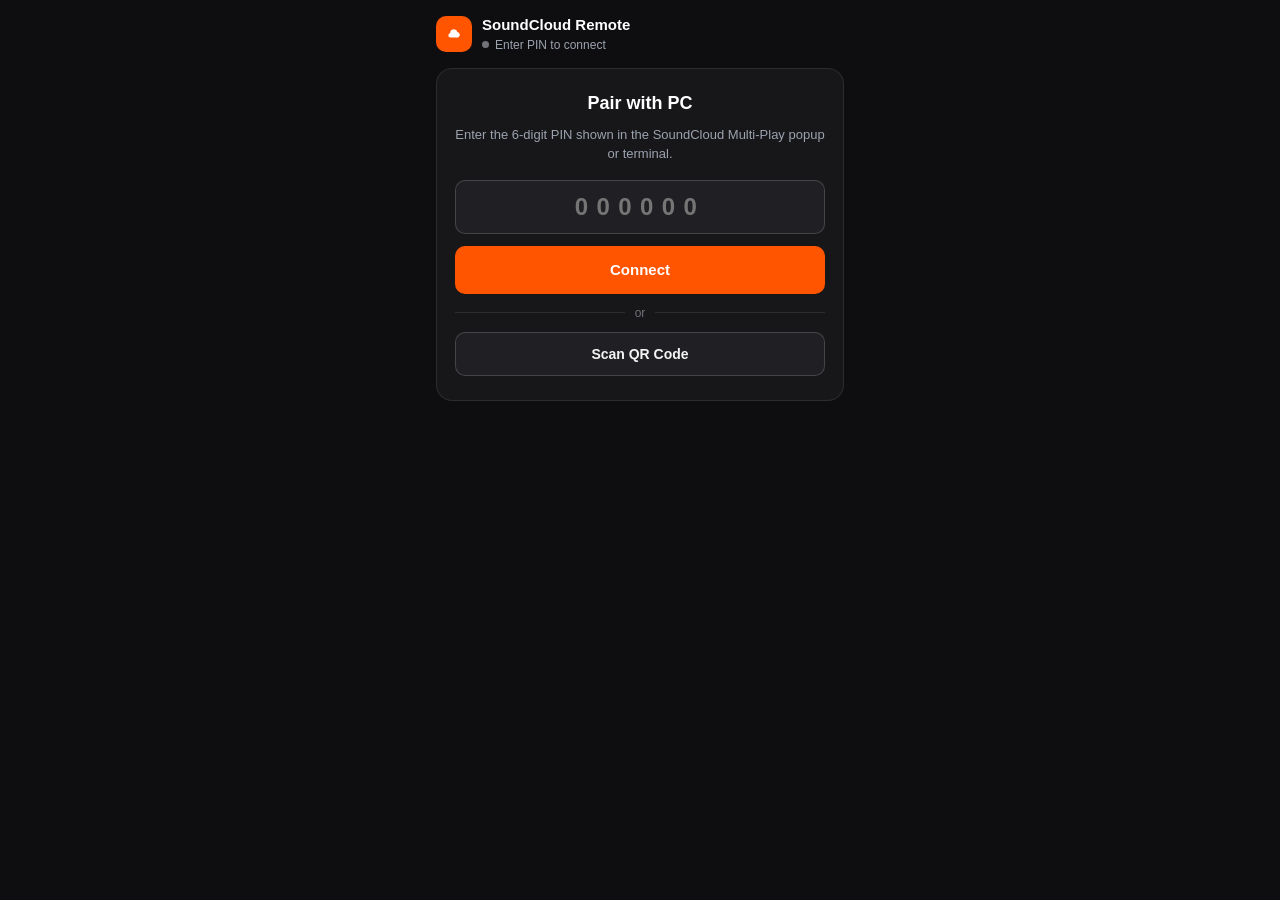
<file: lan-server/public/index.html>
<!DOCTYPE html>
<html lang="en">
<head>
  <meta charset="UTF-8" />
  <meta name="viewport" content="width=device-width, initial-scale=1.0, viewport-fit=cover" />
  <meta name="theme-color" content="#0e0e10" />
  <title>SoundCloud Remote</title>
  <link rel="stylesheet" href="style.css" />
</head>
<body>
  <main class="app">
    <header class="topbar">
      <div class="brand">
        <div class="brand-mark" aria-hidden="true">
          <svg viewBox="0 0 24 24" width="18" height="18" fill="currentColor">
            <path d="M11.5 5.5a5 5 0 0 1 4.86 3.84A3.75 3.75 0 0 1 17.5 16.5H7.25a2.75 2.75 0 0 1-.25-5.49A5 5 0 0 1 11.5 5.5z"/>
          </svg>
        </div>
        <div class="brand-text">
          <h1>SoundCloud Remote</h1>
          <div class="conn-pill" id="conn-pill">
            <span class="conn-dot" id="conn-dot"></span>
            <span id="conn-text">Enter PIN to connect</span>
          </div>
        </div>
      </div>

      <button type="button" class="btn-ghost hidden" id="btn-disconnect">Unpair</button>
    </header>

    <!-- PIN Pairing View -->
    <section class="card pin-card" id="pin-view">
      <h2>Pair with PC</h2>
      <p class="hint">Enter the 6-digit PIN shown in the SoundCloud Multi-Play popup or terminal.</p>
      <form id="pin-form" class="pin-form">
        <input
          type="text"
          id="pin-input"
          class="pin-input"
          inputmode="numeric"
          pattern="[0-9]*"
          maxlength="6"
          autocomplete="one-time-code"
          placeholder="000000"
          aria-label="6-digit pairing PIN"
          required
        />
        <button type="submit" class="btn-accent" id="pin-submit">Connect</button>
      </form>
      <div class="pin-divider"><span>or</span></div>
      <button type="button" class="btn-secondary-full" id="btn-scan-qr">Scan QR Code</button>
      <input type="file" id="qr-file-input" accept="image/*" capture="environment" class="hidden" />
      <div class="qr-scanner hidden" id="qr-scanner">
        <video id="qr-video" class="qr-video" playsinline muted></video>
        <button type="button" class="btn-ghost" id="btn-scan-cancel">Cancel Scan</button>
      </div>
      <p class="pin-error hidden" id="pin-error">Invalid PIN or server unreachable.</p>
    </section>

    <!-- Remote Player View -->
    <section class="remote-view hidden" id="remote-view">
      <form class="play-url-form" id="play-url-form">
        <input
          type="url"
          id="play-url-input"
          class="play-url-input"
          placeholder="Paste SoundCloud link to play..."
          aria-label="SoundCloud link"
          required
        />
        <button type="submit" class="btn-accent play-url-btn" id="play-url-btn">Play</button>
      </form>
      <p class="play-url-error hidden" id="play-url-error">Enter a valid soundcloud.com link.</p>

      <div class="tabs-bar hidden" id="tabs-bar" role="tablist" aria-label="SoundCloud tabs"></div>

      <div class="card player-card">
        <div class="empty-state" id="empty-state">
          <div class="empty-icon" aria-hidden="true">
            <svg viewBox="0 0 24 24" width="26" height="26" fill="currentColor">
              <path d="M12 3v10.55A4 4 0 1 0 14 17V7h4V3h-6z"/>
            </svg>
          </div>
          <p id="empty-message">Waiting for SoundCloud playback on PC...</p>
          <div class="resume-card hidden" id="resume-card">
            <div class="resume-meta">
              <span class="resume-label">Saved position</span>
              <span class="resume-title" id="resume-title">—</span>
              <span class="resume-time" id="resume-time">0:00 / 0:00</span>
            </div>
            <div class="resume-actions">
              <button type="button" class="btn-primary-sm" id="resume-btn">Resume</button>
              <button type="button" class="icon-btn" id="clear-resume-btn" aria-label="Clear saved progress">
                <svg viewBox="0 0 24 24" width="16" height="16" fill="currentColor" aria-hidden="true">
                  <path d="M18.3 5.71 12 12l6.3 6.29-1.41 1.42L10.59 13.4 4.29 19.71 2.88 18.3 9.17 12 2.88 5.71 4.29 4.3l6.3 6.29 6.29-6.3z"/>
                </svg>
              </button>
            </div>
          </div>
        </div>

        <div class="player-content hidden" id="player-content">
          <div class="artwork-wrap">
            <img class="artwork hidden" id="artwork" alt="Track artwork" />
            <div class="artwork-fallback" id="artwork-fallback" aria-hidden="true">♪</div>
          </div>

          <div class="track-info">
            <div class="track-title" id="track-title">—</div>
            <div class="track-artist" id="track-artist">—</div>
          </div>

          <div class="progress-section">
            <input
              type="range"
              class="progress-range"
              id="progress-range"
              min="0"
              max="10000"
              value="0"
              aria-label="Track progress"
            />
            <div class="time-row">
              <span id="time-passed">0:00</span>
              <span id="time-duration">0:00</span>
            </div>
          </div>

          <div class="controls-row" role="group" aria-label="Playback controls">
            <button type="button" class="icon-btn" id="btn-shuffle" aria-label="Shuffle">
              <svg viewBox="0 0 24 24" width="20" height="20" fill="currentColor" aria-hidden="true">
                <path d="M10.59 9.17 5.41 4 4 5.41l5.17 5.17 1.42-1.41zM14.5 4l2.04 2.04L4 18.59 5.41 20 17.96 7.46 20 9.5V4h-5.5zm.33 9.41-1.41 1.41 3.13 3.13L14.5 20H20v-5.5l-2.04 2.04-3.13-3.13z"/>
              </svg>
            </button>

            <button type="button" class="icon-btn" id="btn-prev" aria-label="Previous track">
              <svg viewBox="0 0 24 24" width="24" height="24" fill="currentColor" aria-hidden="true">
                <path d="M6 6h2v12H6zm3.5 6 8.5 6V6z"/>
              </svg>
            </button>

            <button type="button" class="icon-btn skip-sec-btn" id="btn-back10" aria-label="Rewind 10 seconds">
              <svg viewBox="0 0 24 24" width="22" height="22" fill="currentColor" aria-hidden="true">
                <path d="M12 5V1L7 6l5 5V7c3.31 0 6 2.69 6 6s-2.69 6-6 6-6-2.69-6-6H4c0 4.42 3.58 8 8 8s8-3.58 8-8-3.58-8-8-8z"/>
              </svg>
              <span class="skip-label">10</span>
            </button>

            <button type="button" class="play-btn" id="btn-play" aria-label="Play or pause">
              <svg id="icon-play" viewBox="0 0 24 24" width="28" height="28" fill="currentColor" aria-hidden="true">
                <path d="M8 5v14l11-7z"/>
              </svg>
              <svg id="icon-pause" class="hidden" viewBox="0 0 24 24" width="28" height="28" fill="currentColor" aria-hidden="true">
                <path d="M6 19h4V5H6v14zm8-14v14h4V5h-4z"/>
              </svg>
            </button>

            <button type="button" class="icon-btn skip-sec-btn" id="btn-fwd10" aria-label="Forward 10 seconds">
              <svg viewBox="0 0 24 24" width="22" height="22" fill="currentColor" aria-hidden="true">
                <path d="M12 5V1l5 5-5 5V7c-3.31 0-6 2.69-6 6s2.69 6 6 6 6-2.69 6-6h2c0 4.42-3.58 8-8 8s-8-3.58-8-8 3.58-8 8-8z"/>
              </svg>
              <span class="skip-label">10</span>
            </button>

            <button type="button" class="icon-btn" id="btn-next" aria-label="Next track">
              <svg viewBox="0 0 24 24" width="24" height="24" fill="currentColor" aria-hidden="true">
                <path d="M6 18l8.5-6L6 6v12zM16 6v12h2V6h-2z"/>
              </svg>
            </button>

            <button type="button" class="icon-btn" id="btn-repeat" aria-label="Repeat">
              <svg viewBox="0 0 24 24" width="20" height="20" fill="currentColor" aria-hidden="true">
                <path d="M7 7h10v3l4-4-4-4v3H5v6h2V7zm10 10H7v-3l-4 4 4 4v-3h12v-6h-2v4z"/>
              </svg>
              <span class="repeat-badge hidden" id="repeat-badge">1</span>
            </button>
          </div>

          <div class="volume-row">
            <button type="button" class="icon-btn" id="btn-mute" aria-label="Mute or unmute">
              <svg id="icon-vol" viewBox="0 0 24 24" width="20" height="20" fill="currentColor" aria-hidden="true">
                <path d="M3 9v6h4l5 5V4L7 9H3zm13.5 3A4.5 4.5 0 0 0 14 7.97v8.05c1.48-.73 2.5-2.25 2.5-4.02zM14 3.23v2.06c2.89.86 5 3.54 5 6.71s-2.11 5.85-5 6.71v2.06c4.01-.91 7-4.49 7-8.77s-2.99-7.86-7-8.77z"/>
              </svg>
              <svg id="icon-muted" class="hidden" viewBox="0 0 24 24" width="20" height="20" fill="currentColor" aria-hidden="true">
                <path d="M16.5 12A4.5 4.5 0 0 0 14 7.97v2.21l2.45 2.45c.03-.2.05-.41.05-.63zm2.5 0c0 .94-.2 1.82-.54 2.64l1.51 1.51A8.796 8.796 0 0 0 21 12c0-4.28-2.99-7.86-7-8.77v2.06c2.89.86 5 3.54 5 6.71zM4.27 3 3 4.27 7.73 9H3v6h4l5 5v-6.73l4.25 4.25c-.67.52-1.42.93-2.25 1.18v2.06a8.99 8.99 0 0 0 3.69-1.81L19.73 21 21 19.73l-9-9L4.27 3zM12 4 9.91 6.09 12 8.18V4z"/>
              </svg>
            </button>
            <input
              type="range"
              class="volume-range"
              id="volume-range"
              min="0"
              max="100"
              value="100"
              aria-label="Volume"
            />
            <span class="volume-value" id="volume-value">100%</span>
          </div>

          <div class="social-row">
            <button type="button" class="social-btn" id="btn-like" aria-label="Like track">
              <svg class="icon-heart-outline" viewBox="0 0 24 24" width="16" height="16" fill="none" stroke="currentColor" stroke-width="2" aria-hidden="true">
                <path d="M12 21.35l-1.45-1.32C5.4 15.36 2 12.28 2 8.5 2 5.42 4.42 3 7.5 3c1.74 0 3.41.81 4.5 2.09C13.09 3.81 14.76 3 16.5 3 19.58 3 22 5.42 22 8.5c0 3.78-3.4 6.86-8.55 11.54L12 21.35z"/>
              </svg>
              <svg class="icon-heart-solid hidden" viewBox="0 0 24 24" width="16" height="16" fill="currentColor" aria-hidden="true">
                <path d="M12 21.35l-1.45-1.32C5.4 15.36 2 12.28 2 8.5 2 5.42 4.42 3 7.5 3c1.74 0 3.41.81 4.5 2.09C13.09 3.81 14.76 3 16.5 3 19.58 3 22 5.42 22 8.5c0 3.78-3.4 6.86-8.55 11.54L12 21.35z"/>
              </svg>
              <span id="like-text">Like</span>
            </button>

            <button type="button" class="social-btn" id="btn-follow" aria-label="Follow artist">
              <svg class="icon-follow-add" viewBox="0 0 24 24" width="16" height="16" fill="currentColor" aria-hidden="true">
                <path d="M15 12c2.21 0 4-1.79 4-4s-1.79-4-4-4-4 1.79-4 4 1.79 4 4 4zm-9-2V7H4v3H1v2h3v3h2v-3h3v-2H6zm9 4c-2.67 0-8 1.34-8 4v2h16v-2c0-2.66-5.33-4-8-4z"/>
              </svg>
              <svg class="icon-follow-check hidden" viewBox="0 0 24 24" width="16" height="16" fill="currentColor" aria-hidden="true">
                <path d="M15 12c2.21 0 4-1.79 4-4s-1.79-4-4-4-4 1.79-4 4 1.79 4 4 4zm-9 2.5L3.5 12 2 13.5 6 17.5l6.5-6.5L11 9.5 6 14.5zm9-.5c-2.67 0-8 1.34-8 4v2h16v-2c0-2.66-5.33-4-8-4z"/>
              </svg>
              <span id="follow-text">Follow</span>
            </button>
          </div>
        </div>
      </div>
    </section>
  </main>

  <script src="qr-decode.js"></script>
  <script src="app.js"></script>
</body>
</html>
</file>
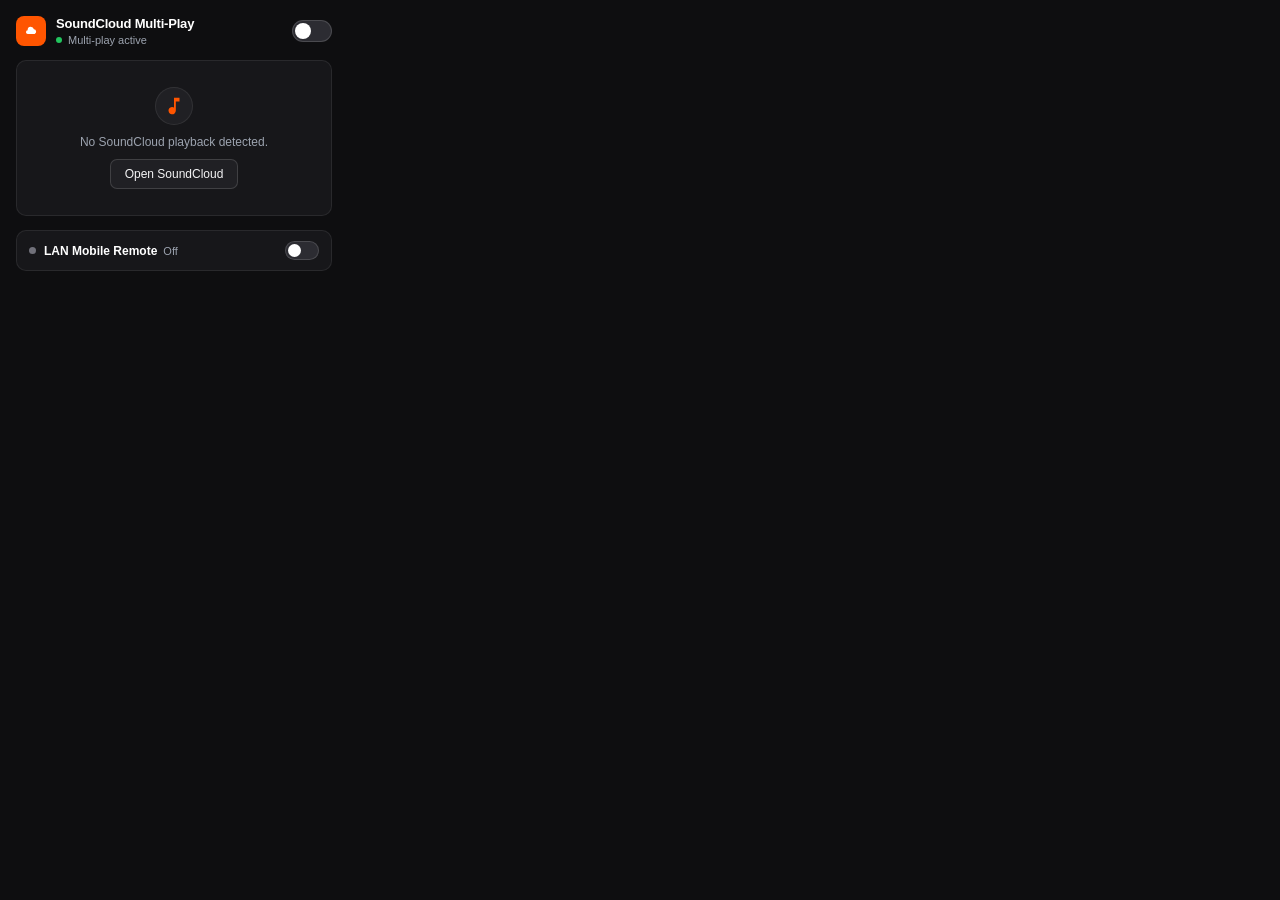
<file: popup/popup.html>
<!DOCTYPE html>
<html lang="en">
<head>
  <meta charset="UTF-8" />
  <meta name="viewport" content="width=device-width, initial-scale=1.0" />
  <title>SoundCloud Multi-Play</title>
  <link rel="stylesheet" href="popup.css" />
</head>
<body>
  <main class="container">
    <header class="header">
      <div class="brand">
        <div class="brand-mark" aria-hidden="true">
          <svg viewBox="0 0 24 24" width="16" height="16" fill="currentColor">
            <path d="M11.5 5.5a5 5 0 0 1 4.86 3.84A3.75 3.75 0 0 1 17.5 16.5H7.25a2.75 2.75 0 0 1-.25-5.49A5 5 0 0 1 11.5 5.5z"/>
          </svg>
        </div>
        <div class="title-group">
          <h1>SoundCloud Multi-Play</h1>
          <div class="status-pill" id="status-card">
            <span class="status-dot" id="status-dot"></span>
            <span class="status-text" id="status-text">Multi-play active</span>
          </div>
        </div>
      </div>

      <label class="switch" aria-label="Toggle SoundCloud Multi-Play">
        <input type="checkbox" id="toggle" />
        <span class="slider"></span>
      </label>
    </header>

    <div class="tabs-bar hidden" id="tabs-bar" role="tablist" aria-label="SoundCloud tabs"></div>

    <section class="player-card" id="player-card">
      <div class="empty-state" id="empty-state">
        <div class="empty-icon" aria-hidden="true">
          <svg viewBox="0 0 24 24" width="22" height="22" fill="currentColor">
            <path d="M12 3v10.55A4 4 0 1 0 14 17V7h4V3h-6z"/>
          </svg>
        </div>
        <p id="empty-message">No SoundCloud playback detected.</p>
        <div class="resume-card hidden" id="resume-card">
          <div class="resume-meta">
            <span class="resume-label">Saved position</span>
            <span class="resume-title" id="resume-title">—</span>
            <span class="resume-time" id="resume-time">0:00 / 0:00</span>
          </div>
          <div class="resume-actions">
            <button type="button" class="btn-primary-sm" id="resume-btn">Resume</button>
            <button type="button" class="icon-btn subtle" id="clear-resume-btn" title="Clear saved progress" aria-label="Clear saved progress">
              <svg viewBox="0 0 24 24" width="14" height="14" fill="currentColor" aria-hidden="true">
                <path d="M18.3 5.71 12 12l6.3 6.29-1.41 1.42L10.59 13.4 4.29 19.71 2.88 18.3 9.17 12 2.88 5.71 4.29 4.3l6.3 6.29 6.29-6.3z"/>
              </svg>
            </button>
          </div>
        </div>
        <button type="button" class="btn-secondary" id="open-sc-btn">Open SoundCloud</button>
      </div>

      <div class="player-content hidden" id="player-content">
        <div class="track-row">
          <div class="artwork-frame">
            <img class="artwork" id="artwork" alt="Track artwork" />
            <div class="artwork-fallback" id="artwork-fallback" aria-hidden="true">♪</div>
          </div>

          <div class="track-meta">
            <button type="button" class="track-title" id="track-title" title="" aria-label="Copy track title">
              <span class="track-title-marquee" id="track-title-marquee">
                <span class="track-title-text" id="track-title-text">—</span>
                <span class="track-title-clone" id="track-title-clone" aria-hidden="true"></span>
              </span>
            </button>
            <div class="track-artist" id="track-artist" title="">—</div>
          </div>

          <button
            type="button"
            class="icon-btn subtle"
            id="focus-tab-btn"
            title="Switch to SoundCloud tab"
            aria-label="Switch to SoundCloud tab"
          >
            <svg viewBox="0 0 24 24" width="15" height="15" fill="currentColor" aria-hidden="true">
              <path d="M14 3h7v7h-2V6.41l-9.29 9.3-1.42-1.42 9.3-9.29H14V3zM5 5h6v2H7v10h10v-4h2v6H5V5z"/>
            </svg>
          </button>
        </div>

        <div class="progress-section">
          <input
            type="range"
            class="progress-range"
            id="progress-range"
            min="0"
            max="10000"
            value="0"
            aria-label="Track progress"
          />
          <div class="time-row">
            <span id="time-passed">0:00</span>
            <span id="time-duration">0:00</span>
          </div>
        </div>

        <div class="controls-row" role="group" aria-label="Playback controls">
          <button type="button" class="icon-btn" id="btn-shuffle" title="Shuffle (S)" aria-label="Shuffle">
            <svg viewBox="0 0 24 24" width="15" height="15" fill="currentColor" aria-hidden="true">
              <path d="M10.59 9.17 5.41 4 4 5.41l5.17 5.17 1.42-1.41zM14.5 4l2.04 2.04L4 18.59 5.41 20 17.96 7.46 20 9.5V4h-5.5zm.33 9.41-1.41 1.41 3.13 3.13L14.5 20H20v-5.5l-2.04 2.04-3.13-3.13z"/>
            </svg>
          </button>

          <button type="button" class="icon-btn" id="btn-prev" title="Previous track (Shift + ←)" aria-label="Previous track">
            <svg viewBox="0 0 24 24" width="17" height="17" fill="currentColor" aria-hidden="true">
              <path d="M6 6h2v12H6zm3.5 6 8.5 6V6z"/>
            </svg>
          </button>

          <button type="button" class="icon-btn skip-sec-btn" id="btn-back10" title="Rewind 10s (←)" aria-label="Rewind 10 seconds">
            <svg viewBox="0 0 24 24" width="17" height="17" fill="currentColor" aria-hidden="true">
              <path d="M12 5V1L7 6l5 5V7c3.31 0 6 2.69 6 6s-2.69 6-6 6-6-2.69-6-6H4c0 4.42 3.58 8 8 8s8-3.58 8-8-3.58-8-8-8z"/>
            </svg>
            <span class="skip-label">10</span>
          </button>

          <button type="button" class="play-btn" id="btn-play" title="Play / Pause (Space)" aria-label="Play or pause">
            <svg id="icon-play" viewBox="0 0 24 24" width="20" height="20" fill="currentColor" aria-hidden="true">
              <path d="M8 5v14l11-7z"/>
            </svg>
            <svg id="icon-pause" class="hidden" viewBox="0 0 24 24" width="20" height="20" fill="currentColor" aria-hidden="true">
              <path d="M6 19h4V5H6v14zm8-14v14h4V5h-4z"/>
            </svg>
          </button>

          <button type="button" class="icon-btn skip-sec-btn" id="btn-fwd10" title="Forward 10s (→)" aria-label="Forward 10 seconds">
            <svg viewBox="0 0 24 24" width="17" height="17" fill="currentColor" aria-hidden="true">
              <path d="M12 5V1l5 5-5 5V7c-3.31 0-6 2.69-6 6s2.69 6 6 6 6-2.69 6-6h2c0 4.42-3.58 8-8 8s-8-3.58-8-8 3.58-8 8-8z"/>
            </svg>
            <span class="skip-label">10</span>
          </button>

          <button type="button" class="icon-btn" id="btn-next" title="Next track (Shift + →)" aria-label="Next track">
            <svg viewBox="0 0 24 24" width="17" height="17" fill="currentColor" aria-hidden="true">
              <path d="M6 18l8.5-6L6 6v12zM16 6v12h2V6h-2z"/>
            </svg>
          </button>

          <button type="button" class="icon-btn" id="btn-repeat" title="Repeat (R)" aria-label="Repeat">
            <svg viewBox="0 0 24 24" width="15" height="15" fill="currentColor" aria-hidden="true">
              <path d="M7 7h10v3l4-4-4-4v3H5v6h2V7zm10 10H7v-3l-4 4 4 4v-3h12v-6h-2v4z"/>
            </svg>
            <span class="repeat-badge hidden" id="repeat-badge">1</span>
          </button>
        </div>

        <div class="volume-row">
          <button type="button" class="icon-btn" id="btn-mute" title="Mute / Unmute (M)" aria-label="Mute or unmute">
            <svg id="icon-vol" viewBox="0 0 24 24" width="16" height="16" fill="currentColor" aria-hidden="true">
              <path d="M3 9v6h4l5 5V4L7 9H3zm13.5 3A4.5 4.5 0 0 0 14 7.97v8.05c1.48-.73 2.5-2.25 2.5-4.02zM14 3.23v2.06c2.89.86 5 3.54 5 6.71s-2.11 5.85-5 6.71v2.06c4.01-.91 7-4.49 7-8.77s-2.99-7.86-7-8.77z"/>
            </svg>
            <svg id="icon-muted" class="hidden" viewBox="0 0 24 24" width="16" height="16" fill="currentColor" aria-hidden="true">
              <path d="M16.5 12A4.5 4.5 0 0 0 14 7.97v2.21l2.45 2.45c.03-.2.05-.41.05-.63zm2.5 0c0 .94-.2 1.82-.54 2.64l1.51 1.51A8.796 8.796 0 0 0 21 12c0-4.28-2.99-7.86-7-8.77v2.06c2.89.86 5 3.54 5 6.71zM4.27 3 3 4.27 7.73 9H3v6h4l5 5v-6.73l4.25 4.25c-.67.52-1.42.93-2.25 1.18v2.06a8.99 8.99 0 0 0 3.69-1.81L19.73 21 21 19.73l-9-9L4.27 3zM12 4 9.91 6.09 12 8.18V4z"/>
            </svg>
          </button>
          <input
            type="range"
            class="volume-range"
            id="volume-range"
            min="0"
            max="100"
            value="100"
            aria-label="Volume"
          />
          <span class="volume-value" id="volume-value">100%</span>
        </div>

        <div class="social-row">
          <button type="button" class="social-btn" id="btn-like" title="Like track (L)" aria-label="Like track">
            <svg class="icon-heart-outline" viewBox="0 0 24 24" width="14" height="14" fill="none" stroke="currentColor" stroke-width="2" aria-hidden="true">
              <path d="M12 21.35l-1.45-1.32C5.4 15.36 2 12.28 2 8.5 2 5.42 4.42 3 7.5 3c1.74 0 3.41.81 4.5 2.09C13.09 3.81 14.76 3 16.5 3 19.58 3 22 5.42 22 8.5c0 3.78-3.4 6.86-8.55 11.54L12 21.35z"/>
            </svg>
            <svg class="icon-heart-solid hidden" viewBox="0 0 24 24" width="14" height="14" fill="currentColor" aria-hidden="true">
              <path d="M12 21.35l-1.45-1.32C5.4 15.36 2 12.28 2 8.5 2 5.42 4.42 3 7.5 3c1.74 0 3.41.81 4.5 2.09C13.09 3.81 14.76 3 16.5 3 19.58 3 22 5.42 22 8.5c0 3.78-3.4 6.86-8.55 11.54L12 21.35z"/>
            </svg>
            <span id="like-text">Like</span>
          </button>

          <button type="button" class="social-btn" id="btn-follow" title="Follow artist (F)" aria-label="Follow artist">
            <svg class="icon-follow-add" viewBox="0 0 24 24" width="14" height="14" fill="currentColor" aria-hidden="true">
              <path d="M15 12c2.21 0 4-1.79 4-4s-1.79-4-4-4-4 1.79-4 4 1.79 4 4 4zm-9-2V7H4v3H1v2h3v3h2v-3h3v-2H6zm9 4c-2.67 0-8 1.34-8 4v2h16v-2c0-2.66-5.33-4-8-4z"/>
            </svg>
            <svg class="icon-follow-check hidden" viewBox="0 0 24 24" width="14" height="14" fill="currentColor" aria-hidden="true">
              <path d="M15 12c2.21 0 4-1.79 4-4s-1.79-4-4-4-4 1.79-4 4 1.79 4 4 4zm-9 2.5L3.5 12 2 13.5 6 17.5l6.5-6.5L11 9.5 6 14.5zm9-.5c-2.67 0-8 1.34-8 4v2h16v-2c0-2.66-5.33-4-8-4z"/>
            </svg>
            <span id="follow-text">Follow</span>
          </button>

          <button type="button" class="social-btn" id="btn-copy" title="Copy song link (C)" aria-label="Copy song link">
            <svg class="icon-copy-link" viewBox="0 0 24 24" width="14" height="14" fill="currentColor" aria-hidden="true">
              <path d="M3.9 12c0-1.71 1.39-3.1 3.1-3.1h4V7H7c-2.76 0-5 2.24-5 5s2.24 5 5 5h4v-1.9H7c-1.71 0-3.1-1.39-3.1-3.1zM8 13h8v-2H8v2zm9-6h-4v1.9h4c1.71 0 3.1 1.39 3.1 3.1s-1.39 3.1-3.1 3.1h-4V17h4c2.76 0 5-2.24 5-5s-2.24-5-5-5z"/>
            </svg>
            <svg class="icon-copy-done hidden" viewBox="0 0 24 24" width="14" height="14" fill="currentColor" aria-hidden="true">
              <path d="M9 16.17 4.83 12l-1.42 1.41L9 19 21 7l-1.41-1.41z"/>
            </svg>
            <span id="copy-text">Copy link</span>
          </button>
        </div>

        <button type="button" class="download-btn" id="btn-download" title="Download playing track (D)">
          <span class="download-fill" id="download-fill"></span>
          <span class="download-label" id="download-label">
            <svg viewBox="0 0 24 24" width="15" height="15" fill="currentColor" aria-hidden="true">
              <path d="M5 20h14v-2H5v2zm7-18v10.17l3.59-3.58L17 10l-5 5-5-5 1.41-1.41L11 12.17V2h1z"/>
            </svg>
            <span id="download-text">Download track</span>
          </span>
        </button>

        <div class="shortcuts-row" aria-hidden="true">
          <span><kbd>Space</kbd> Play</span>
          <span><kbd>←</kbd><kbd>→</kbd> Seek</span>
          <span><kbd>⇧</kbd><kbd>←</kbd><kbd>→</kbd> Track</span>
          <span><kbd>D</kbd> Save</span>
        </div>
      </div>
    </section>

    <section class="lan-card" id="lan-card">
      <div class="lan-header">
        <div class="lan-title-wrap">
          <span class="lan-dot" id="lan-dot"></span>
          <div class="lan-title-group">
            <span class="lan-title">LAN Mobile Remote</span>
            <span class="lan-status" id="lan-status">Off</span>
          </div>
        </div>
        <label class="switch switch-sm" aria-label="Toggle LAN Mobile Remote">
          <input type="checkbox" id="lan-toggle" />
          <span class="slider"></span>
        </label>
      </div>

      <div class="lan-body hidden" id="lan-body">
        <div class="lan-pairing hidden" id="lan-pairing">
          <div class="lan-qr-wrap">
            <svg class="lan-qr-svg" id="lan-qr-svg" width="92" height="92" role="img" aria-label="QR code for mobile remote"></svg>
          </div>
          <div class="lan-meta">
            <div class="lan-pin-row">
              <span class="lan-pin-label">PIN</span>
              <span class="lan-pin-value" id="lan-pin">—</span>
            </div>
            <button type="button" class="lan-url-btn" id="lan-url-btn" title="Copy mobile URL">
              <span id="lan-url-text">—</span>
            </button>
            <span class="lan-hint">Scan QR or open URL on phone</span>
          </div>
        </div>

        <div class="lan-offline hidden" id="lan-offline">
          <p class="lan-offline-text" id="lan-offline-text">Run <code>node lan-server/server.js</code> or install auto-start.</p>
          <div class="lan-offline-actions">
            <button type="button" class="btn-secondary lan-copy-setup-btn" id="lan-copy-setup-btn">Copy setup</button>
            <button type="button" class="btn-secondary lan-retry-btn" id="lan-retry-btn">Retry</button>
          </div>
        </div>
      </div>
    </section>
  </main>

  <script src="qr.js"></script>
  <script src="popup.js"></script>
</body>
</html>
</file>
<file: lan-server/public/style.css>
:root {
  --bg: #0e0e10;
  --surface: #17171a;
  --surface-raised: #202024;
  --border: rgba(255, 255, 255, 0.09);
  --border-strong: rgba(255, 255, 255, 0.16);
  --ink: #f4f4f5;
  --muted: #9ca3af;
  --subtle: #71717a;
  --accent: #ff5500;
  --accent-hover: #ff6b1f;
  --ok: #22c55e;
  --warn: #f59e0b;
  --danger: #ef4444;
  --radius-card: 16px;
  --radius-btn: 10px;
}

* {
  box-sizing: border-box;
  margin: 0;
  padding: 0;
  -webkit-tap-highlight-color: transparent;
}

html, body {
  min-height: 100%;
  background: var(--bg);
  color: var(--ink);
  font-family: -apple-system, BlinkMacSystemFont, "Segoe UI", Inter, Roboto, sans-serif;
  -webkit-font-smoothing: antialiased;
}

.hidden {
  display: none !important;
}

.app {
  max-width: 440px;
  margin: 0 auto;
  padding: max(16px, env(safe-area-inset-top)) 16px max(24px, env(safe-area-inset-bottom));
  display: flex;
  flex-direction: column;
  gap: 16px;
}

.topbar {
  display: flex;
  align-items: center;
  justify-content: space-between;
  gap: 12px;
}

.brand {
  display: flex;
  align-items: center;
  gap: 10px;
  min-width: 0;
}

.brand-mark {
  width: 36px;
  height: 36px;
  border-radius: 10px;
  background: var(--accent);
  color: #ffffff;
  display: flex;
  align-items: center;
  justify-content: center;
  flex-shrink: 0;
}

.brand-text h1 {
  font-size: 15px;
  font-weight: 600;
  color: #ffffff;
  line-height: 1.2;
}

.conn-pill {
  display: inline-flex;
  align-items: center;
  gap: 6px;
  font-size: 12px;
  color: var(--muted);
  margin-top: 2px;
}

.conn-dot {
  width: 7px;
  height: 7px;
  border-radius: 50%;
  background: var(--subtle);
}

.conn-pill.connected .conn-dot {
  background: var(--ok);
}

.conn-pill.waiting .conn-dot {
  background: var(--warn);
}

.conn-pill.error .conn-dot {
  background: var(--danger);
}

.btn-ghost {
  background: var(--surface);
  color: var(--muted);
  border: 1px solid var(--border);
  border-radius: 999px;
  padding: 8px 14px;
  font-size: 12.5px;
  font-weight: 500;
  min-height: 36px;
  cursor: pointer;
}

.card {
  background: var(--surface);
  border: 1px solid var(--border);
  border-radius: var(--radius-card);
  padding: 18px;
}

/* PIN screen */
.pin-card {
  display: flex;
  flex-direction: column;
  gap: 12px;
  text-align: center;
  padding: 24px 18px;
}

.pin-card h2 {
  font-size: 18px;
  color: #ffffff;
}

.hint {
  font-size: 13px;
  line-height: 1.45;
  color: var(--muted);
}

.pin-form {
  display: flex;
  flex-direction: column;
  gap: 12px;
  margin-top: 4px;
}

.pin-input {
  width: 100%;
  height: 54px;
  border-radius: var(--radius-btn);
  border: 1px solid var(--border-strong);
  background: var(--surface-raised);
  color: #ffffff;
  font-size: 24px;
  font-weight: 700;
  letter-spacing: 0.35em;
  text-align: center;
  outline: none;
}

.pin-input:focus {
  border-color: var(--accent);
}

.btn-accent {
  height: 48px;
  border: none;
  border-radius: var(--radius-btn);
  background: var(--accent);
  color: #ffffff;
  font-size: 15px;
  font-weight: 600;
  cursor: pointer;
}

.btn-accent:active {
  background: var(--accent-hover);
  transform: scale(0.98);
}

.pin-error {
  color: #fca5a5;
  font-size: 13px;
}

.pin-divider {
  display: flex;
  align-items: center;
  gap: 10px;
  color: var(--subtle);
  font-size: 12px;
}

.pin-divider::before,
.pin-divider::after {
  content: "";
  flex: 1;
  height: 1px;
  background: var(--border);
}

.btn-secondary-full {
  height: 44px;
  border: 1px solid var(--border-strong);
  border-radius: var(--radius-btn);
  background: var(--surface-raised);
  color: var(--ink);
  font-size: 14px;
  font-weight: 600;
  cursor: pointer;
}

.btn-secondary-full:active {
  background: #2a2a30;
}

.qr-scanner {
  display: flex;
  flex-direction: column;
  gap: 10px;
  align-items: center;
}

.qr-video {
  width: 100%;
  max-width: 280px;
  aspect-ratio: 1;
  object-fit: cover;
  border-radius: 12px;
  border: 1px solid var(--border-strong);
  background: #000000;
}

/* Tabs */
.remote-view {
  display: flex;
  flex-direction: column;
  gap: 12px;
}

.play-url-form {
  display: flex;
  gap: 8px;
}

.play-url-input {
  flex: 1;
  min-width: 0;
  height: 42px;
  padding: 0 12px;
  border-radius: var(--radius-btn);
  border: 1px solid var(--border-strong);
  background: var(--surface);
  color: #ffffff;
  font-size: 13.5px;
  outline: none;
}

.play-url-input:focus {
  border-color: var(--accent);
}

.play-url-btn {
  height: 42px;
  padding: 0 16px;
  font-size: 13.5px;
  flex-shrink: 0;
}

.play-url-error {
  font-size: 12px;
  color: #fca5a5;
  margin-top: -6px;
}

.tabs-bar {
  display: flex;
  gap: 8px;
  overflow-x: auto;
  scrollbar-width: none;
  padding-bottom: 2px;
}

.tabs-bar::-webkit-scrollbar {
  display: none;
}

.tab-chip {
  display: inline-flex;
  align-items: center;
  gap: 6px;
  max-width: 180px;
  min-height: 36px;
  padding: 6px 12px;
  border-radius: 999px;
  border: 1px solid var(--border);
  background: var(--surface);
  color: var(--muted);
  font-size: 12.5px;
  font-weight: 500;
  white-space: nowrap;
  flex-shrink: 0;
  cursor: pointer;
}

.tab-chip.active {
  border-color: rgba(255, 85, 0, 0.6);
  background: rgba(255, 85, 0, 0.15);
  color: #ffffff;
}

.tab-chip-dot {
  width: 7px;
  height: 7px;
  border-radius: 50%;
  background: var(--subtle);
  flex-shrink: 0;
}

.tab-chip.audible .tab-chip-dot {
  background: var(--ok);
}

.tab-chip-text {
  overflow: hidden;
  text-overflow: ellipsis;
}

/* Player */
.empty-state {
  display: flex;
  flex-direction: column;
  align-items: center;
  text-align: center;
  gap: 12px;
  padding: 36px 12px;
  color: var(--muted);
  font-size: 14px;
}

.empty-icon {
  width: 52px;
  height: 52px;
  border-radius: 50%;
  background: var(--surface-raised);
  border: 1px solid var(--border);
  color: var(--accent);
  display: flex;
  align-items: center;
  justify-content: center;
}

.resume-card {
  width: 100%;
  display: flex;
  align-items: center;
  justify-content: space-between;
  gap: 10px;
  padding: 12px;
  border-radius: var(--radius-btn);
  background: var(--surface-raised);
  border: 1px solid var(--border-strong);
  text-align: left;
}

.resume-meta {
  flex: 1;
  min-width: 0;
  display: flex;
  flex-direction: column;
  gap: 3px;
}

.resume-label {
  font-size: 10.5px;
  font-weight: 600;
  text-transform: uppercase;
  letter-spacing: 0.04em;
  color: var(--accent);
}

.resume-title {
  font-size: 13.5px;
  font-weight: 600;
  color: #ffffff;
  white-space: nowrap;
  overflow: hidden;
  text-overflow: ellipsis;
}

.resume-time {
  font-size: 12px;
  color: var(--muted);
  font-variant-numeric: tabular-nums;
}

.resume-actions {
  display: flex;
  align-items: center;
  gap: 4px;
  flex-shrink: 0;
}

.btn-primary-sm {
  background: var(--accent);
  color: #ffffff;
  border: none;
  border-radius: 8px;
  padding: 9px 14px;
  font-size: 13px;
  font-weight: 600;
  cursor: pointer;
}

.player-content {
  display: flex;
  flex-direction: column;
  gap: 18px;
}

.artwork-wrap {
  width: min(220px, 60vw);
  aspect-ratio: 1;
  margin: 4px auto 0;
  border-radius: 14px;
  overflow: hidden;
  border: 1px solid var(--border);
  background: var(--surface-raised);
  display: flex;
  align-items: center;
  justify-content: center;
}

.artwork {
  width: 100%;
  height: 100%;
  object-fit: cover;
  display: block;
}

.artwork-fallback {
  font-size: 48px;
  font-weight: 700;
  color: var(--accent);
}

.track-info {
  text-align: center;
  min-width: 0;
}

.track-title {
  font-size: 17px;
  font-weight: 700;
  color: #ffffff;
  line-height: 1.3;
  overflow: hidden;
  text-overflow: ellipsis;
  display: -webkit-box;
  -webkit-line-clamp: 2;
  -webkit-box-orient: vertical;
}

.track-artist {
  font-size: 13.5px;
  color: var(--muted);
  margin-top: 4px;
  white-space: nowrap;
  overflow: hidden;
  text-overflow: ellipsis;
}

/* Sliders */
.progress-section {
  display: flex;
  flex-direction: column;
  gap: 6px;
}

.progress-range,
.volume-range {
  -webkit-appearance: none;
  appearance: none;
  width: 100%;
  height: 6px;
  border-radius: 999px;
  outline: none;
  cursor: pointer;
}

.progress-range {
  background: linear-gradient(
    to right,
    var(--accent) 0%,
    var(--accent) var(--progress, 0%),
    #2e2e35 var(--progress, 0%),
    #2e2e35 100%
  );
}

.volume-range {
  flex: 1;
  background: linear-gradient(
    to right,
    #d4d4d8 0%,
    #d4d4d8 var(--vol, 100%),
    #2e2e35 var(--vol, 100%),
    #2e2e35 100%
  );
}

.progress-range::-webkit-slider-thumb,
.volume-range::-webkit-slider-thumb {
  -webkit-appearance: none;
  appearance: none;
  width: 18px;
  height: 18px;
  border-radius: 50%;
  background: #ffffff;
  border: 2px solid var(--accent);
}

.time-row {
  display: flex;
  justify-content: space-between;
  font-size: 12px;
  color: var(--muted);
  font-variant-numeric: tabular-nums;
}

/* Controls */
.controls-row {
  display: flex;
  align-items: center;
  justify-content: space-between;
  gap: 4px;
}

.icon-btn {
  position: relative;
  display: inline-flex;
  align-items: center;
  justify-content: center;
  min-width: 44px;
  min-height: 44px;
  border: none;
  border-radius: var(--radius-btn);
  background: transparent;
  color: #d4d4d8;
  cursor: pointer;
}

.icon-btn:active {
  background: var(--surface-raised);
  transform: scale(0.94);
}

.icon-btn.active {
  color: var(--accent);
}

.skip-sec-btn .skip-label {
  position: absolute;
  font-size: 8.5px;
  font-weight: 700;
  top: 54%;
  left: 50%;
  transform: translate(-50%, -50%);
  pointer-events: none;
}

.repeat-badge {
  position: absolute;
  right: 7px;
  bottom: 7px;
  font-size: 10px;
  font-weight: 700;
  color: var(--accent);
}

.play-btn {
  display: inline-flex;
  align-items: center;
  justify-content: center;
  width: 58px;
  height: 58px;
  border: none;
  border-radius: 50%;
  background: var(--accent);
  color: #ffffff;
  cursor: pointer;
  flex-shrink: 0;
}

.play-btn:active {
  background: var(--accent-hover);
  transform: scale(0.95);
}

.volume-row {
  display: flex;
  align-items: center;
  gap: 10px;
}

.volume-value {
  width: 40px;
  text-align: right;
  font-size: 12px;
  color: var(--muted);
  font-variant-numeric: tabular-nums;
}

.social-row {
  display: grid;
  grid-template-columns: repeat(2, 1fr);
  gap: 10px;
}

.social-btn {
  display: inline-flex;
  align-items: center;
  justify-content: center;
  gap: 8px;
  min-height: 44px;
  border: 1px solid var(--border);
  border-radius: var(--radius-btn);
  background: var(--surface-raised);
  color: var(--ink);
  font-size: 13.5px;
  font-weight: 500;
  cursor: pointer;
}

.social-btn:disabled {
  opacity: 0.45;
  cursor: default;
}

.social-btn.active {
  border-color: rgba(255, 85, 0, 0.55);
  background: rgba(255, 85, 0, 0.14);
  color: #ff7a33;
}
</file>
<file: popup/popup.css>
:root {
  --bg: #0e0e10;
  --surface: #17171a;
  --surface-raised: #202024;
  --border: rgba(255, 255, 255, 0.08);
  --border-strong: rgba(255, 255, 255, 0.14);
  --ink: #f4f4f5;
  --muted: #9ca3af;
  --subtle: #71717a;
  --accent: #ff5500;
  --accent-hover: #ff6b1f;
  --ok: #22c55e;
  --danger: #ef4444;
  --radius-card: 10px;
  --radius-btn: 7px;
}

* {
  box-sizing: border-box;
  margin: 0;
  padding: 0;
}

body {
  width: 348px;
  font-family: -apple-system, BlinkMacSystemFont, "Segoe UI", Inter, Roboto, sans-serif;
  background: var(--bg);
  color: var(--ink);
  padding: 16px;
  -webkit-font-smoothing: antialiased;
}

.hidden {
  display: none !important;
}

button:focus-visible,
input:focus-visible {
  outline: 2px solid var(--accent);
  outline-offset: 2px;
}

.container {
  display: flex;
  flex-direction: column;
  gap: 14px;
}

/* Header */
.header {
  display: flex;
  align-items: center;
  justify-content: space-between;
  gap: 12px;
}

.brand {
  display: flex;
  align-items: center;
  gap: 10px;
  min-width: 0;
}

.brand-mark {
  width: 30px;
  height: 30px;
  border-radius: 8px;
  background: var(--accent);
  color: #ffffff;
  display: flex;
  align-items: center;
  justify-content: center;
  flex-shrink: 0;
}

.title-group {
  display: flex;
  flex-direction: column;
  gap: 2px;
  min-width: 0;
}

.title-group h1 {
  font-size: 13px;
  font-weight: 600;
  letter-spacing: -0.015em;
  color: #ffffff;
  line-height: 1.2;
}

.status-pill {
  display: inline-flex;
  align-items: center;
  gap: 6px;
  font-size: 11px;
  color: var(--muted);
}

.status-dot {
  width: 6px;
  height: 6px;
  border-radius: 50%;
  background-color: var(--ok);
  flex-shrink: 0;
  transition: background-color 0.2s ease;
}

.status-pill.disabled .status-dot {
  background-color: var(--subtle);
}

.status-pill.disabled .status-text {
  color: var(--subtle);
}

/* Toggle Switch */
.switch {
  position: relative;
  display: inline-block;
  width: 40px;
  height: 22px;
  flex-shrink: 0;
}

.switch input {
  opacity: 0;
  width: 0;
  height: 0;
}

.slider {
  position: absolute;
  cursor: pointer;
  inset: 0;
  background-color: #2c2c32;
  border: 1px solid var(--border-strong);
  border-radius: 999px;
  transition: background-color 0.18s ease, border-color 0.18s ease;
}

.slider::before {
  content: "";
  position: absolute;
  height: 16px;
  width: 16px;
  left: 2px;
  top: 2px;
  background-color: #ffffff;
  border-radius: 50%;
  transition: transform 0.18s cubic-bezier(0.22, 1, 0.36, 1);
}

input:checked + .slider {
  background-color: var(--accent);
  border-color: var(--accent);
}

input:checked + .slider::before {
  transform: translateX(18px);
}

/* Multi-Tab Switcher (Media Control Center style) */
.tabs-bar {
  display: flex;
  gap: 6px;
  overflow-x: auto;
  scrollbar-width: none;
}

.tabs-bar::-webkit-scrollbar {
  display: none;
}

.tab-chip {
  display: inline-flex;
  align-items: center;
  gap: 5px;
  max-width: 150px;
  padding: 5px 9px;
  border-radius: 999px;
  border: 1px solid var(--border);
  background: var(--surface);
  color: var(--muted);
  font-size: 11px;
  font-weight: 500;
  cursor: pointer;
  white-space: nowrap;
  flex-shrink: 0;
  transition: border-color 0.14s ease, color 0.14s ease, background-color 0.14s ease;
}

.tab-chip:hover {
  border-color: var(--border-strong);
  color: var(--ink);
}

.tab-chip.active {
  border-color: rgba(255, 85, 0, 0.55);
  background: rgba(255, 85, 0, 0.14);
  color: #ffffff;
}

.tab-chip-dot {
  width: 6px;
  height: 6px;
  border-radius: 50%;
  background: var(--subtle);
  flex-shrink: 0;
}

.tab-chip.audible .tab-chip-dot {
  background: var(--ok);
  box-shadow: 0 0 0 2px rgba(34, 197, 94, 0.24);
}

.tab-chip-text {
  overflow: hidden;
  text-overflow: ellipsis;
}

/* Player Card */
.player-card {
  background: var(--surface);
  border: 1px solid var(--border);
  border-radius: var(--radius-card);
  padding: 14px;
}

.empty-state {
  display: flex;
  flex-direction: column;
  align-items: center;
  text-align: center;
  gap: 10px;
  padding: 12px 6px;
  font-size: 12px;
  color: var(--muted);
}

.empty-icon {
  width: 38px;
  height: 38px;
  border-radius: 50%;
  background: var(--surface-raised);
  border: 1px solid var(--border);
  color: var(--accent);
  display: flex;
  align-items: center;
  justify-content: center;
}

.btn-secondary {
  background: var(--surface-raised);
  color: var(--ink);
  border: 1px solid var(--border-strong);
  border-radius: var(--radius-btn);
  padding: 7px 14px;
  font-size: 12px;
  font-weight: 500;
  cursor: pointer;
  transition: background-color 0.15s ease, transform 0.1s ease, border-color 0.15s ease;
}

.btn-secondary:hover {
  background: #2a2a30;
  border-color: rgba(255, 255, 255, 0.22);
}

.btn-secondary:active {
  transform: scale(0.97);
}

.resume-card {
  width: 100%;
  display: flex;
  align-items: center;
  justify-content: space-between;
  gap: 8px;
  padding: 9px 10px;
  border-radius: var(--radius-btn);
  background: var(--surface-raised);
  border: 1px solid var(--border-strong);
  text-align: left;
}

.resume-meta {
  flex: 1;
  min-width: 0;
  display: flex;
  flex-direction: column;
  gap: 2px;
}

.resume-label {
  font-size: 10px;
  font-weight: 600;
  text-transform: uppercase;
  letter-spacing: 0.04em;
  color: var(--accent);
}

.resume-title {
  font-size: 12px;
  font-weight: 600;
  color: #ffffff;
  white-space: nowrap;
  overflow: hidden;
  text-overflow: ellipsis;
}

.resume-time {
  font-size: 11px;
  color: var(--muted);
  font-variant-numeric: tabular-nums;
}

.resume-actions {
  display: flex;
  align-items: center;
  gap: 4px;
  flex-shrink: 0;
}

.btn-primary-sm {
  background: var(--accent);
  color: #ffffff;
  border: none;
  border-radius: 6px;
  padding: 6px 10px;
  font-size: 11.5px;
  font-weight: 600;
  cursor: pointer;
  transition: background-color 0.14s ease, transform 0.1s ease;
}

.btn-primary-sm:hover {
  background: var(--accent-hover);
}

.btn-primary-sm:active {
  transform: scale(0.96);
}

.player-content {
  display: flex;
  flex-direction: column;
  gap: 12px;
}

/* Track Row */
.track-row {
  display: flex;
  align-items: center;
  gap: 10px;
}

.artwork-frame {
  width: 46px;
  height: 46px;
  border-radius: 7px;
  overflow: hidden;
  border: 1px solid var(--border);
  background: var(--surface-raised);
  flex-shrink: 0;
}

.artwork {
  width: 100%;
  height: 100%;
  object-fit: cover;
  display: block;
  transition: transform 0.25s cubic-bezier(0.22, 1, 0.36, 1);
}

.artwork-frame:hover .artwork {
  transform: scale(1.04);
}

.artwork-fallback {
  width: 100%;
  height: 100%;
  display: flex;
  align-items: center;
  justify-content: center;
  color: var(--accent);
  font-size: 18px;
  font-weight: 700;
}

.track-meta {
  flex: 1;
  min-width: 0;
  cursor: default;
  user-select: none;
}

.track-title {
  display: block;
  width: 100%;
  background: none;
  border: none;
  padding: 0;
  text-align: left;
  font-family: inherit;
  font-size: 13px;
  font-weight: 600;
  letter-spacing: -0.01em;
  color: #ffffff;
  white-space: nowrap;
  overflow: hidden;
  text-overflow: ellipsis;
  cursor: pointer;
  transition: color 0.15s ease;
}

.track-title:hover {
  color: #fff4ed;
}

.track-title.copied {
  color: #86efac;
}

.track-title-clone {
  display: none;
  user-select: none;
}

.track-title.is-sliding {
  margin-inline-start: -6px;
  padding-inline-start: 6px;
  text-overflow: clip;
  mask-image: linear-gradient(
    to right,
    transparent 0,
    #000 6px,
    #000 calc(100% - 16px),
    transparent 100%
  );
}

.track-title.is-sliding .track-title-marquee {
  display: inline-flex;
  align-items: center;
  gap: 36px;
  width: max-content;
  animation: track-title-slide var(--slide-duration, 10s) linear infinite;
}

@media (prefers-reduced-motion: reduce) {
  .track-title.is-sliding .track-title-marquee {
    animation-duration: calc(var(--slide-duration, 10s) * 1.8);
  }
}

.track-title.is-sliding .track-title-clone {
  display: inline;
}

@keyframes track-title-slide {
  0%, 6% {
    translate: 0 0;
  }
  100% {
    translate: calc(-50% - 18px) 0;
  }
}

.track-artist {
  font-size: 11.5px;
  color: var(--muted);
  margin-top: 2px;
  white-space: nowrap;
  overflow: hidden;
  text-overflow: ellipsis;
}

/* Progress Scrubber */
.progress-section {
  display: flex;
  flex-direction: column;
  gap: 3px;
}

.progress-range {
  -webkit-appearance: none;
  appearance: none;
  width: 100%;
  height: 4px;
  margin: 4px 0;
  border-radius: 999px;
  background: linear-gradient(
    to right,
    var(--accent) 0%,
    var(--accent) var(--progress, 0%),
    #2e2e35 var(--progress, 0%),
    #2e2e35 100%
  );
  outline: none;
  cursor: pointer;
  transition: height 0.12s ease, margin 0.12s ease;
}

.progress-range:hover {
  height: 6px;
  margin: 3px 0;
}

.progress-range::-webkit-slider-thumb {
  -webkit-appearance: none;
  appearance: none;
  width: 12px;
  height: 12px;
  border-radius: 50%;
  background: #ffffff;
  border: 2px solid var(--accent);
  cursor: pointer;
  transition: transform 0.12s ease;
}

.progress-range::-webkit-slider-thumb:hover {
  transform: scale(1.18);
}

.time-row {
  display: flex;
  justify-content: space-between;
  font-size: 11px;
  color: var(--muted);
  font-variant-numeric: tabular-nums;
  cursor: default;
  user-select: none;
}

/* Transport Controls */
.controls-row {
  display: flex;
  align-items: center;
  justify-content: space-between;
  padding: 2px 6px;
}

/* Volume Slider Row */
.volume-row {
  display: flex;
  align-items: center;
  gap: 8px;
  padding: 0 2px;
}

.volume-range {
  -webkit-appearance: none;
  appearance: none;
  flex: 1;
  height: 4px;
  border-radius: 999px;
  background: linear-gradient(
    to right,
    #d4d4d8 0%,
    #d4d4d8 var(--vol, 100%),
    #2e2e35 var(--vol, 100%),
    #2e2e35 100%
  );
  outline: none;
  cursor: pointer;
}

.volume-range:hover {
  background: linear-gradient(
    to right,
    var(--accent) 0%,
    var(--accent) var(--vol, 100%),
    #2e2e35 var(--vol, 100%),
    #2e2e35 100%
  );
}

.volume-range::-webkit-slider-thumb {
  -webkit-appearance: none;
  appearance: none;
  width: 11px;
  height: 11px;
  border-radius: 50%;
  background: #ffffff;
  border: 1.5px solid #2e2e35;
  cursor: pointer;
  transition: transform 0.12s ease, border-color 0.12s ease;
}

.volume-range:hover::-webkit-slider-thumb {
  border-color: var(--accent);
  transform: scale(1.15);
}

.volume-value {
  width: 34px;
  text-align: right;
  font-size: 11px;
  color: var(--muted);
  font-variant-numeric: tabular-nums;
}

/* Like, Follow & Copy Link Row */
.social-row {
  display: grid;
  grid-template-columns: repeat(3, 1fr);
  gap: 8px;
}

.social-btn {
  display: inline-flex;
  align-items: center;
  justify-content: center;
  gap: 6px;
  height: 32px;
  border: 1px solid var(--border);
  border-radius: var(--radius-btn);
  background: var(--surface-raised);
  color: var(--ink);
  font-size: 12px;
  font-weight: 500;
  cursor: pointer;
  transition: border-color 0.15s ease, background-color 0.15s ease, color 0.15s ease, transform 0.1s ease;
}

.social-btn:hover:not(:disabled) {
  border-color: var(--border-strong);
  background: #27272d;
}

.social-btn:active:not(:disabled) {
  transform: scale(0.97);
}

.social-btn:disabled {
  opacity: 0.45;
  cursor: default;
}

.social-btn.active {
  border-color: rgba(255, 85, 0, 0.55);
  background: rgba(255, 85, 0, 0.14);
  color: #ff7a33;
}

.social-btn.copied {
  border-color: rgba(34, 197, 94, 0.5);
  background: rgba(34, 197, 94, 0.14);
  color: #86efac;
}

.icon-btn {
  position: relative;
  display: inline-flex;
  align-items: center;
  justify-content: center;
  width: 32px;
  height: 32px;
  border: none;
  border-radius: var(--radius-btn);
  background: transparent;
  color: #d4d4d8;
  cursor: pointer;
  transition: background-color 0.14s ease, color 0.14s ease, transform 0.1s ease;
}

.icon-btn:hover {
  background: var(--surface-raised);
  color: #ffffff;
}

.icon-btn:active {
  transform: scale(0.93);
}

.icon-btn.active {
  color: var(--accent);
}

.icon-btn.subtle {
  color: var(--muted);
}

.skip-sec-btn .skip-label {
  position: absolute;
  font-size: 7.5px;
  font-weight: 700;
  line-height: 1;
  top: 54%;
  left: 50%;
  transform: translate(-50%, -50%);
  pointer-events: none;
}

.repeat-badge {
  position: absolute;
  right: 3px;
  bottom: 3px;
  font-size: 9px;
  font-weight: 700;
  line-height: 1;
  color: var(--accent);
}

.play-btn {
  display: inline-flex;
  align-items: center;
  justify-content: center;
  width: 40px;
  height: 40px;
  border: none;
  border-radius: 50%;
  background: var(--accent);
  color: #ffffff;
  cursor: pointer;
  transition: transform 0.14s cubic-bezier(0.22, 1, 0.36, 1), background-color 0.14s ease;
}

.play-btn:hover {
  background: var(--accent-hover);
  transform: translateY(-1px);
}

.play-btn:active {
  transform: scale(0.95);
}

/* Download Button */
.download-btn {
  position: relative;
  overflow: hidden;
  width: 100%;
  height: 36px;
  border: 1px solid var(--border-strong);
  border-radius: var(--radius-btn);
  background: var(--surface-raised);
  color: var(--ink);
  font-size: 12px;
  font-weight: 500;
  cursor: pointer;
  transition: border-color 0.35s ease, background-color 0.2s ease, color 0.35s ease, transform 0.1s ease;
}

.download-btn:hover:not(:disabled) {
  border-color: var(--accent);
  background: #26262c;
}

.download-btn:active:not(:disabled) {
  transform: scale(0.985);
}

.download-btn:disabled {
  cursor: default;
}

.download-fill {
  position: absolute;
  inset: 0 auto 0 0;
  width: 0%;
  background: rgba(255, 85, 0, 0.24);
  opacity: 1;
  transition: width 0.2s ease, opacity 0.35s ease, background-color 0.35s ease;
}

.download-label {
  position: relative;
  z-index: 1;
  display: inline-flex;
  align-items: center;
  justify-content: center;
  gap: 7px;
  max-width: 100%;
  padding: 0 10px;
  font-variant-numeric: tabular-nums;
  opacity: 1;
  transition: opacity 0.28s ease;
}

#download-text {
  white-space: nowrap;
  overflow: hidden;
  text-overflow: ellipsis;
}

.download-btn.done {
  border-color: rgba(34, 197, 94, 0.5);
  color: #86efac;
}

.download-btn.done .download-fill {
  background: rgba(34, 197, 94, 0.14);
}

.download-btn.fading-out {
  border-color: var(--border-strong);
  color: var(--ink);
}

.download-btn.fading-out .download-fill,
.download-btn.fading-out .download-label {
  opacity: 0;
}

.download-btn.error {
  border-color: rgba(239, 68, 68, 0.55);
  color: #fca5a5;
}

.download-btn.downloading:hover {
  border-color: rgba(239, 68, 68, 0.55);
}

/* Keyboard Shortcuts Bar */
.shortcuts-row {
  display: flex;
  align-items: center;
  justify-content: space-between;
  gap: 6px;
  padding-top: 2px;
  border-top: 1px solid var(--border);
  font-size: 10px;
  color: var(--subtle);
}

.shortcuts-row span {
  display: inline-flex;
  align-items: center;
  gap: 3px;
  white-space: nowrap;
}

kbd {
  display: inline-block;
  padding: 1px 4px;
  border-radius: 4px;
  background: #232328;
  border: 1px solid var(--border-strong);
  color: #d4d4d8;
  font-family: inherit;
  font-size: 9.5px;
  line-height: 1.3;
}

/* LAN Mobile Remote */
.lan-card {
  background: var(--surface);
  border: 1px solid var(--border);
  border-radius: var(--radius-card);
  padding: 10px 12px;
  display: flex;
  flex-direction: column;
  gap: 10px;
}

.lan-header {
  display: flex;
  align-items: center;
  justify-content: space-between;
  gap: 10px;
}

.lan-title-wrap {
  display: flex;
  align-items: center;
  gap: 8px;
  min-width: 0;
}

.lan-dot {
  width: 7px;
  height: 7px;
  border-radius: 50%;
  background: var(--subtle);
  flex-shrink: 0;
}

.lan-card.connected .lan-dot {
  background: var(--ok);
}

.lan-card.offline .lan-dot {
  background: #f59e0b;
}

.lan-title-group {
  display: flex;
  align-items: baseline;
  gap: 6px;
  min-width: 0;
}

.lan-title {
  font-size: 12px;
  font-weight: 600;
  color: #ffffff;
}

.lan-status {
  font-size: 11px;
  color: var(--muted);
}

.switch-sm {
  width: 34px;
  height: 19px;
}

.switch-sm .slider::before {
  height: 13px;
  width: 13px;
}

.switch-sm input:checked + .slider::before {
  transform: translateX(15px);
}

.lan-body {
  border-top: 1px solid var(--border);
  padding-top: 10px;
}

.lan-pairing {
  display: flex;
  align-items: center;
  gap: 12px;
}

.lan-qr-wrap {
  width: 92px;
  height: 92px;
  border-radius: 8px;
  overflow: hidden;
  background: #ffffff;
  flex-shrink: 0;
}

.lan-qr-svg {
  display: block;
  width: 100%;
  height: 100%;
}

.lan-meta {
  flex: 1;
  min-width: 0;
  display: flex;
  flex-direction: column;
  gap: 6px;
}

.lan-pin-row {
  display: flex;
  align-items: center;
  gap: 6px;
}

.lan-pin-label {
  font-size: 10px;
  font-weight: 600;
  text-transform: uppercase;
  letter-spacing: 0.04em;
  color: var(--muted);
}

.lan-pin-value {
  font-size: 14px;
  font-weight: 700;
  letter-spacing: 0.14em;
  color: #ffffff;
  font-variant-numeric: tabular-nums;
}

.lan-url-btn {
  width: 100%;
  text-align: left;
  padding: 5px 8px;
  border-radius: 6px;
  border: 1px solid var(--border-strong);
  background: var(--surface-raised);
  color: var(--ink);
  font-family: inherit;
  font-size: 11px;
  cursor: pointer;
  white-space: nowrap;
  overflow: hidden;
  text-overflow: ellipsis;
}

.lan-url-btn:hover {
  border-color: var(--accent);
}

.lan-url-btn.copied {
  border-color: rgba(34, 197, 94, 0.5);
  color: #86efac;
}

.lan-hint {
  font-size: 10.5px;
  color: var(--subtle);
}

.lan-offline {
  display: flex;
  flex-direction: column;
  gap: 8px;
}

.lan-offline-text {
  font-size: 11px;
  color: var(--muted);
  line-height: 1.4;
}

.lan-offline-text code {
  color: #ffffff;
  background: var(--surface-raised);
  padding: 1px 4px;
  border-radius: 4px;
}

.lan-offline-actions {
  display: flex;
  align-items: center;
  gap: 6px;
}

.lan-copy-setup-btn,
.lan-retry-btn {
  padding: 5px 10px;
  font-size: 11px;
  flex-shrink: 0;
}
</file>
